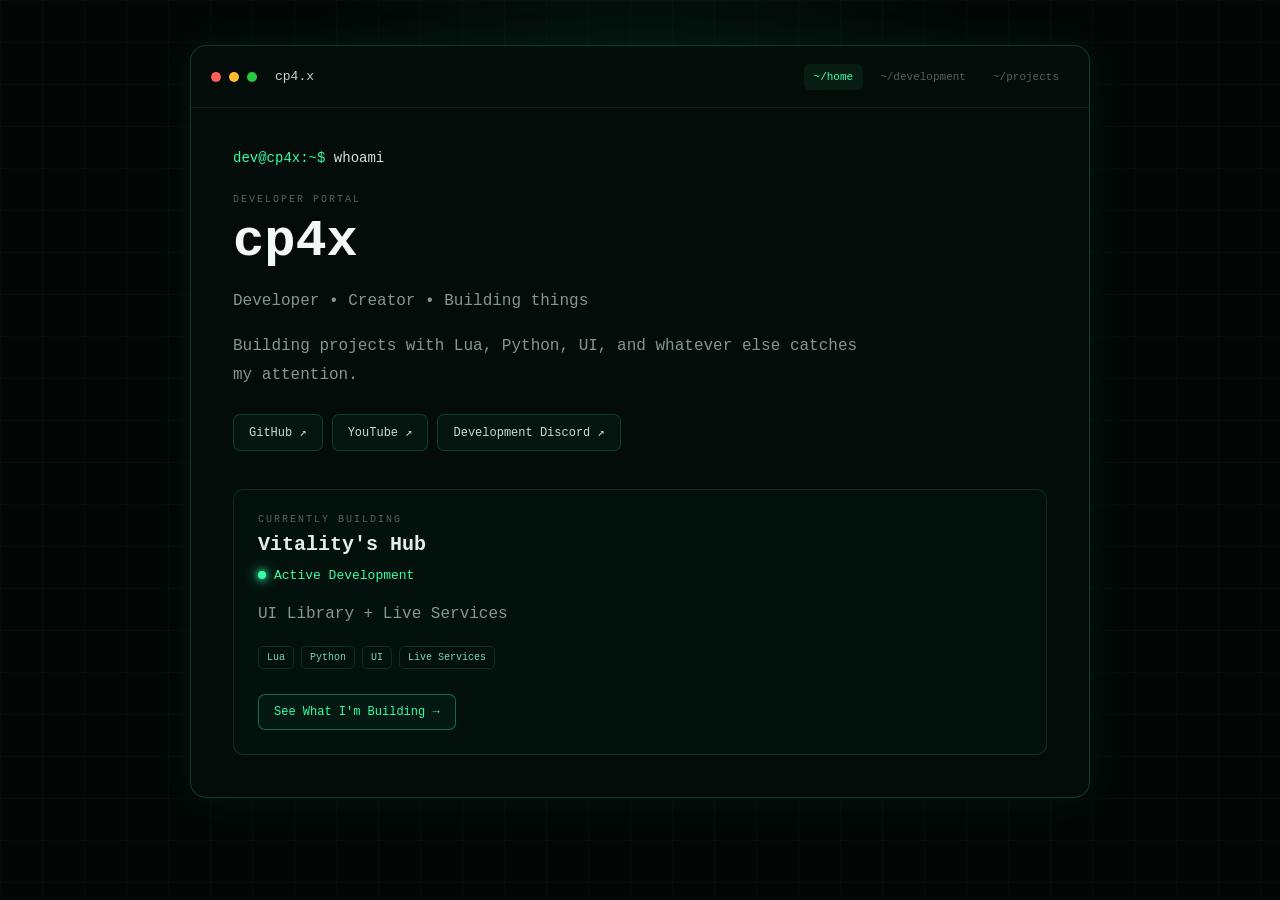
<file: index.html>
<!DOCTYPE html>

<html lang="en">

<head>

    <meta charset="UTF-8">

    <meta
        name="viewport"
        content="width=device-width, initial-scale=1.0"
    >

    <title>
        cp4x — Developer Portal
    </title>

    <link
        rel="stylesheet"
        href="assets/style.css"
    >

    <script
        defer
        src="assets/config.js"
    ></script>

    <script
        defer
        src="assets/site.js"
    ></script>

</head>


<body
    data-page="home"
    data-base="./"
>

<div class="cursor-dot"></div>
<div class="cursor-ring"></div>


<div class="page">

    <main class="terminal">

        <header class="header">

            <div class="window-buttons">

                <span
                    class="window-dot window-red"
                ></span>

                <span
                    class="window-dot window-yellow"
                ></span>

                <span
                    class="window-dot window-green"
                ></span>

            </div>


            <div class="brand">
                cp4.x
            </div>


            <nav
                id="navigation"
                class="nav"
            ></nav>

        </header>


        <section
            id="pageContent"
            class="content"
        ></section>

    </main>

</div>

</body>

</html>
</file>
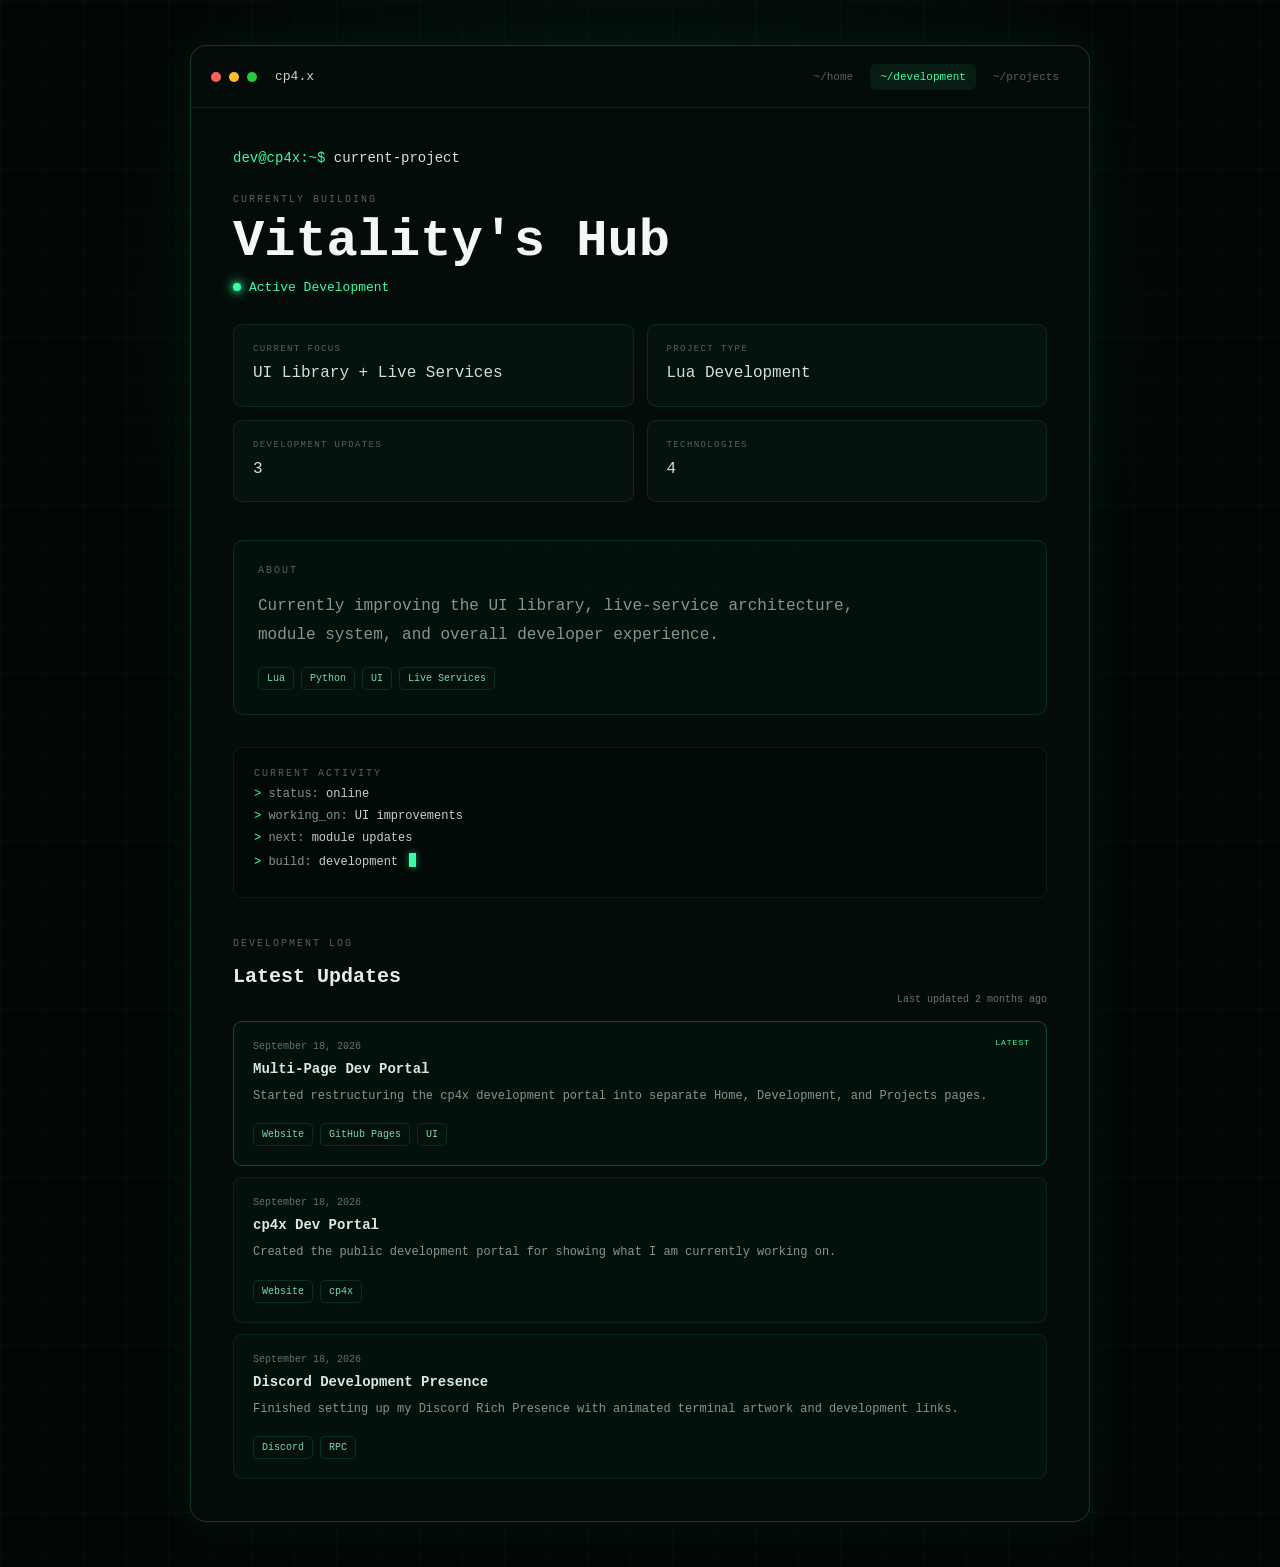
<file: development/index.html>
<!DOCTYPE html>

<html lang="en">

<head>

    <meta charset="UTF-8">

    <meta
        name="viewport"
        content="width=device-width, initial-scale=1.0"
    >

    <title>
        cp4x — Development
    </title>

    <link
        rel="stylesheet"
        href="../assets/style.css"
    >

    <script
        defer
        src="../assets/config.js"
    ></script>

    <script
        defer
        src="../assets/site.js"
    ></script>

</head>


<body
    data-page="development"
    data-base="../"
>

<div class="cursor-dot"></div>
<div class="cursor-ring"></div>


<div class="page">

    <main class="terminal">

        <header class="header">

            <div class="window-buttons">

                <span
                    class="window-dot window-red"
                ></span>

                <span
                    class="window-dot window-yellow"
                ></span>

                <span
                    class="window-dot window-green"
                ></span>

            </div>


            <div class="brand">
                cp4.x
            </div>


            <nav
                id="navigation"
                class="nav"
            ></nav>

        </header>


        <section
            id="pageContent"
            class="content"
        ></section>

    </main>

</div>

</body>

</html>
</file>
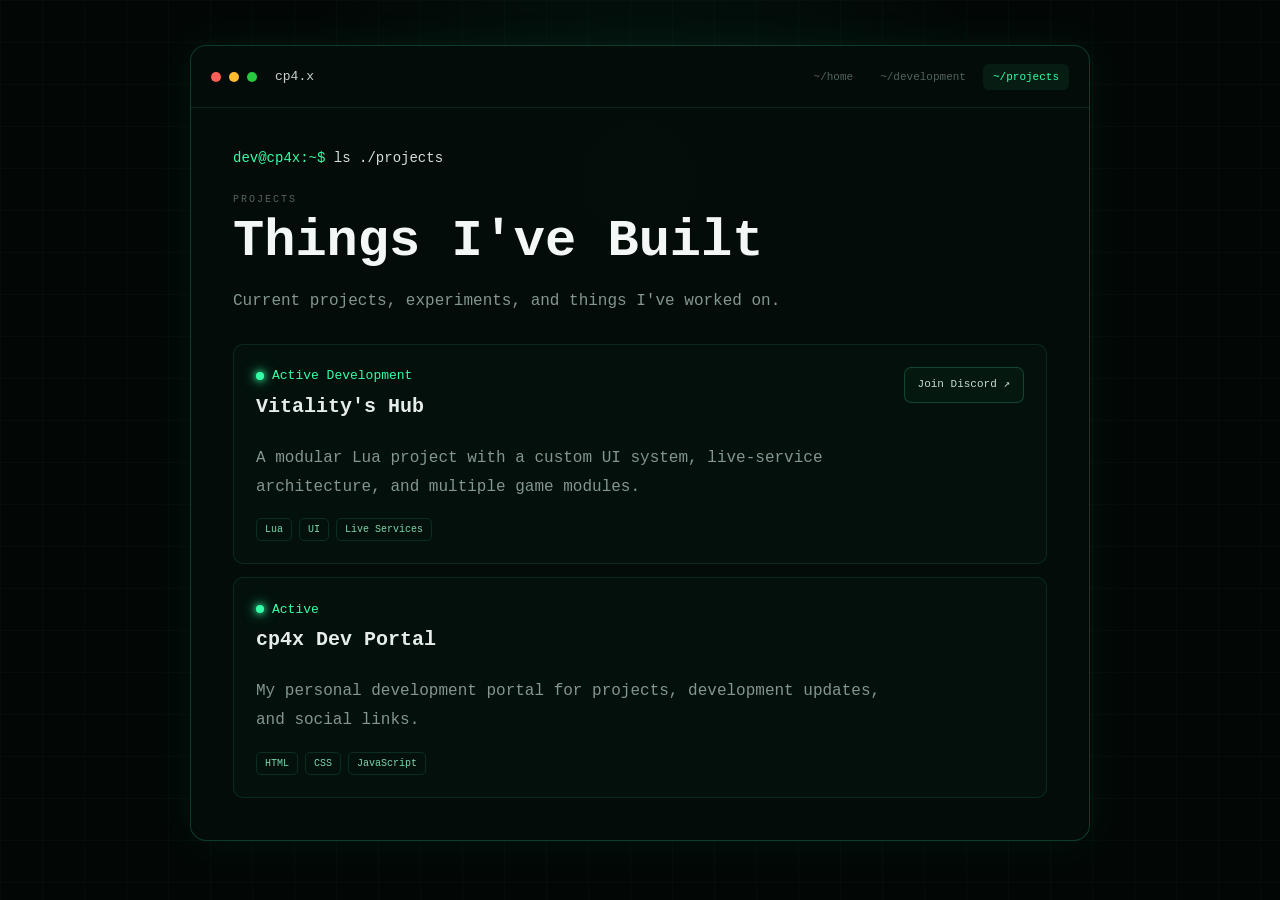
<file: projects/index.html>
<!DOCTYPE html>

<html lang="en">

<head>

    <meta charset="UTF-8">

    <meta
        name="viewport"
        content="width=device-width, initial-scale=1.0"
    >

    <title>
        cp4x — Projects
    </title>

    <link
        rel="stylesheet"
        href="../assets/style.css"
    >

    <script
        defer
        src="../assets/config.js"
    ></script>

    <script
        defer
        src="../assets/site.js"
    ></script>

</head>


<body
    data-page="projects"
    data-base="../"
>

<div class="cursor-dot"></div>
<div class="cursor-ring"></div>


<div class="page">

    <main class="terminal">

        <header class="header">

            <div class="window-buttons">

                <span
                    class="window-dot window-red"
                ></span>

                <span
                    class="window-dot window-yellow"
                ></span>

                <span
                    class="window-dot window-green"
                ></span>

            </div>


            <div class="brand">
                cp4.x
            </div>


            <nav
                id="navigation"
                class="nav"
            ></nav>

        </header>


        <section
            id="pageContent"
            class="content"
        ></section>

    </main>

</div>

</body>

</html>
</file>
<file: assets/style.css>
:root {
    --bg:
        #020706;

    --panel:
        rgba(4, 13, 10, 0.95);

    --panel-soft:
        rgba(7, 22, 17, 0.72);

    --green:
        #36ffa8;

    --green-bright:
        #65ffc0;

    --text:
        #dce7e3;

    --muted:
        #849690;

    --dark:
        #52645e;

    --border:
        rgba(54, 255, 168, 0.20);

    --status-color:
        #36ffa8;

    --cursor-color:
        #36ffa8;
}


* {
    box-sizing:
        border-box;
}


html,
body {
    margin:
        0;

    min-height:
        100%;
}


body {
    min-height:
        100vh;

    padding:
        45px 25px;

    background:
        radial-gradient(
            circle at 50% 20%,
            rgba(20, 112, 75, 0.13),
            transparent 38%
        ),

        linear-gradient(
            rgba(54, 255, 168, 0.025) 1px,
            transparent 1px
        ),

        linear-gradient(
            90deg,
            rgba(54, 255, 168, 0.025) 1px,
            transparent 1px
        ),

        var(--bg);

    background-size:
        auto,
        42px 42px,
        42px 42px,
        auto;

    color:
        var(--text);

    font-family:
        "SFMono-Regular",
        Consolas,
        "Liberation Mono",
        Menlo,
        monospace;
}


a {
    color:
        inherit;
}


/* =========================
   CUSTOM CURSOR
   ========================= */


body.custom-cursor,
body.custom-cursor * {
    cursor:
        none !important;
}


.cursor-dot,
.cursor-ring {
    position:
        fixed;

    top:
        0;

    left:
        0;

    pointer-events:
        none;

    opacity:
        0;

    z-index:
        99999;

    transform:
        translate(-50%, -50%);
}


.cursor-dot {
    width:
        7px;

    height:
        7px;

    border-radius:
        50%;

    background:
        var(--cursor-color);

    box-shadow:
        0 0 6px
            var(--cursor-color),

        0 0 14px
            var(--cursor-color);
}


.cursor-ring {
    width:
        28px;

    height:
        28px;

    border:
        1px solid
        var(--cursor-color);

    border-radius:
        50%;

    box-shadow:
        0 0 8px
            color-mix(
                in srgb,
                var(--cursor-color) 25%,
                transparent
            );

    transition:
        width .15s ease,
        height .15s ease,
        opacity .15s ease;
}


.cursor-ring.hover {
    width:
        42px;

    height:
        42px;
}


/* =========================
   MAIN WINDOW
   ========================= */


.page {
    width:
        100%;

    max-width:
        900px;

    margin:
        auto;
}


.terminal {
    overflow:
        hidden;

    border:
        1px solid
        var(--border);

    border-radius:
        16px;

    background:
        var(--panel);

    box-shadow:
        0 0 45px
        rgba(0, 255, 153, 0.06);
}


.header {
    min-height:
        62px;

    display:
        flex;

    align-items:
        center;

    gap:
        18px;

    padding:
        12px 20px;

    border-bottom:
        1px solid
        rgba(54, 255, 168, 0.12);
}


.window-buttons {
    display:
        flex;

    gap:
        8px;
}


.window-dot {
    width:
        10px;

    height:
        10px;

    border-radius:
        50%;
}


.window-red {
    background:
        #ff5f57;
}


.window-yellow {
    background:
        #febc2e;
}


.window-green {
    background:
        #28c840;
}


.brand {
    color:
        #c5d2ce;

    font-size:
        13px;
}


.nav {
    display:
        flex;

    flex-wrap:
        wrap;

    gap:
        7px;

    margin-left:
        auto;
}


.nav a {
    padding:
        7px 10px;

    border-radius:
        6px;

    color:
        var(--dark);

    font-size:
        11px;

    text-decoration:
        none;

    transition:
        color .2s ease,
        background .2s ease;
}


.nav a:hover {
    color:
        var(--green);
}


.nav a.active {
    color:
        var(--green);

    background:
        rgba(54, 255, 168, 0.07);
}


.content {
    padding:
        42px;
}


/* =========================
   TYPOGRAPHY
   ========================= */


.prompt {
    margin-bottom:
        28px;

    color:
        var(--green);

    font-size:
        14px;
}


.command {
    color:
        #d5dfdc;
}


.eyebrow {
    color:
        var(--dark);

    font-size:
        10px;

    letter-spacing:
        2px;

    text-transform:
        uppercase;
}


h1 {
    margin:
        7px 0;

    color:
        #f3f7f5;

    font-size:
        clamp(
            32px,
            7vw,
            52px
        );
}


h2 {
    color:
        #e5ece9;

    font-size:
        20px;
}


.subtitle {
    max-width:
        650px;

    color:
        var(--muted);

    line-height:
        1.8;
}


/* =========================
   STATUS
   ========================= */


.status {
    display:
        inline-flex;

    align-items:
        center;

    gap:
        8px;

    color:
        var(--status-color);

    font-size:
        13px;
}


.status-dot {
    width:
        8px;

    height:
        8px;

    flex:
        0 0 auto;

    border-radius:
        50%;

    background:
        var(--status-color);

    box-shadow:
        0 0 7px
            var(--status-color),

        0 0 14px
            var(--status-color);
}


/* =========================
   BUTTONS
   ========================= */


.actions {
    display:
        flex;

    flex-wrap:
        wrap;

    gap:
        9px;

    margin-top:
        25px;
}


.button {
    display:
        inline-flex;

    align-items:
        center;

    padding:
        10px 15px;

    border:
        1px solid
        rgba(54, 255, 168, 0.18);

    border-radius:
        7px;

    background:
        rgba(54, 255, 168, 0.035);

    color:
        #ccd9d4;

    font-size:
        12px;

    text-decoration:
        none;

    transition:
        border-color .2s ease,
        color .2s ease,
        background .2s ease,
        box-shadow .2s ease,
        transform .2s ease;
}


.button:hover {
    border-color:
        var(--green);

    color:
        var(--green);

    background:
        rgba(54, 255, 168, 0.07);

    box-shadow:
        0 0 14px
        rgba(54, 255, 168, .06);

    transform:
        translateY(-1px);
}


.button.primary {
    border-color:
        rgba(54, 255, 168, .35);

    color:
        var(--green);
}


/* =========================
   CARDS
   ========================= */


.cards {
    display:
        grid;

    grid-template-columns:
        repeat(
            2,
            minmax(0, 1fr)
        );

    gap:
        13px;

    margin-top:
        28px;
}


.card {
    padding:
        19px;

    border:
        1px solid
        rgba(54, 255, 168, 0.11);

    border-radius:
        9px;

    background:
        var(--panel-soft);
}


.card-label {
    margin-bottom:
        7px;

    color:
        var(--dark);

    font-size:
        9px;

    letter-spacing:
        1.4px;

    text-transform:
        uppercase;
}


.card-value {
    color:
        #d3ddd9;

    line-height:
        1.6;
}


/* =========================
   PROJECT PREVIEW
   ========================= */


.project-preview {
    margin-top:
        38px;

    padding:
        24px;

    border:
        1px solid
        rgba(54, 255, 168, .13);

    border-radius:
        10px;

    background:
        rgba(54, 255, 168, .025);
}


.project-preview h2 {
    margin:
        8px 0 10px;
}


/* =========================
   TAGS
   ========================= */


.tags {
    display:
        flex;

    flex-wrap:
        wrap;

    gap:
        7px;

    margin-top:
        17px;
}


.tag {
    padding:
        5px 8px;

    border:
        1px solid
        rgba(54, 255, 168, .13);

    border-radius:
        5px;

    color:
        #7ad7ae;

    font-size:
        10px;
}


/* =========================
   ACTIVITY
   ========================= */


.activity {
    margin-top:
        32px;

    padding:
        20px;

    border:
        1px solid
        rgba(54, 255, 168, .10);

    border-radius:
        9px;

    background:
        rgba(0, 0, 0, .13);
}


.activity-line {
    margin:
        8px 0;

    color:
        var(--muted);

    font-size:
        12px;
}


.activity-line::before {
    content:
        "> ";

    color:
        var(--green);
}


.activity-value {
    color:
        #c5d1cd;
}


.blink {
    display:
        inline-block;

    width:
        7px;

    height:
        14px;

    margin-left:
        4px;

    vertical-align:
        -2px;

    background:
        var(--green);

    box-shadow:
        0 0 7px
        rgba(54, 255, 168, .5);

    animation:
        blink 1s
        steps(1)
        infinite;
}


@keyframes blink {

    50% {
        opacity:
            0;
    }

}


/* =========================
   DEVELOPMENT LOG
   ========================= */


.devlog {
    margin-top:
        40px;
}


.devlog-heading {
    display:
        flex;

    align-items:
        flex-end;

    justify-content:
        space-between;

    gap:
        20px;

    margin-bottom:
        16px;
}


.last-updated {
    color:
        #647971;

    font-size:
        10px;
}


.log-list {
    display:
        flex;

    flex-direction:
        column;

    gap:
        11px;
}


.log-entry {
    position:
        relative;

    padding:
        19px;

    border:
        1px solid
        rgba(54, 255, 168, .10);

    border-radius:
        9px;

    background:
        rgba(54, 255, 168, .02);

    transition:
        border-color .2s ease,
        background .2s ease,
        transform .2s ease;
}


.log-entry:first-child {
    border-color:
        rgba(54, 255, 168, .25);
}


.log-entry:hover {
    border-color:
        rgba(54, 255, 168, .20);

    background:
        rgba(54, 255, 168, .035);

    transform:
        translateY(-1px);
}


.latest {
    position:
        absolute;

    top:
        16px;

    right:
        16px;

    color:
        var(--green);

    font-size:
        8px;

    letter-spacing:
        1px;
}


.log-date {
    color:
        #60736c;

    font-size:
        10px;
}


.log-entry h3 {
    margin:
        9px 0;

    color:
        #dce6e2;

    font-size:
        14px;
}


.log-entry p {
    margin:
        0;

    color:
        var(--muted);

    font-size:
        12px;

    line-height:
        1.7;
}


/* =========================
   PROJECTS
   ========================= */


.project-list {
    display:
        grid;

    gap:
        13px;

    margin-top:
        28px;
}


.project-card {
    padding:
        22px;

    border:
        1px solid
        rgba(54, 255, 168, .11);

    border-radius:
        10px;

    background:
        rgba(54, 255, 168, .02);

    transition:
        border-color .2s ease,
        background .2s ease,
        transform .2s ease;
}


.project-card:hover {
    border-color:
        rgba(54, 255, 168, .18);

    background:
        rgba(54, 255, 168, .03);

    transform:
        translateY(-1px);
}


.project-card h2 {
    margin:
        10px 0;
}


/*
=========================
PROJECT CARD HEADER
=========================
*/

.project-card-top {
    display:
        flex;

    justify-content:
        space-between;

    align-items:
        flex-start;

    gap:
        24px;
}


.project-card-heading {
    min-width:
        0;

    flex:
        1;
}


.project-card-top h2 {
    margin:
        10px 0;
}


/*
=========================
PROJECT ACTION BUTTON
=========================
*/

.project-action {
    flex:
        0 0 auto;

    display:
        inline-flex;

    align-items:
        center;

    justify-content:
        center;

    min-height:
        36px;

    padding:
        9px 13px;

    border:
        1px solid
        rgba(54, 255, 168, .20);

    border-radius:
        7px;

    background:
        rgba(54, 255, 168, .035);

    color:
        #cbd8d3;

    font-size:
        11px;

    line-height:
        1;

    white-space:
        nowrap;

    text-decoration:
        none;

    transition:
        border-color .2s ease,
        background .2s ease,
        color .2s ease,
        box-shadow .2s ease,
        transform .2s ease;
}


.project-action:hover {
    border-color:
        var(--green);

    background:
        rgba(54, 255, 168, .07);

    color:
        var(--green);

    box-shadow:
        0 0 14px
        rgba(54, 255, 168, .08);

    transform:
        translateY(-1px);
}


/* =========================
   RESPONSIVE
   ========================= */


@media (
    max-width: 650px
) {

    body {
        padding:
            15px;
    }


    .header {
        align-items:
            flex-start;

        flex-wrap:
            wrap;
    }


    .nav {
        width:
            100%;

        margin-left:
            0;
    }


    .content {
        padding:
            27px 20px;
    }


    .cards {
        grid-template-columns:
            1fr;
    }


    .devlog-heading {
        align-items:
            flex-start;

        flex-direction:
            column;
    }


    .project-card-top {
        flex-direction:
            column;

        gap:
            15px;
    }


    .project-action {
        width:
            100%;
    }

}


@media (
    pointer: coarse
) {

    .cursor-dot,
    .cursor-ring {
        display:
            none;
    }

}
</file>
